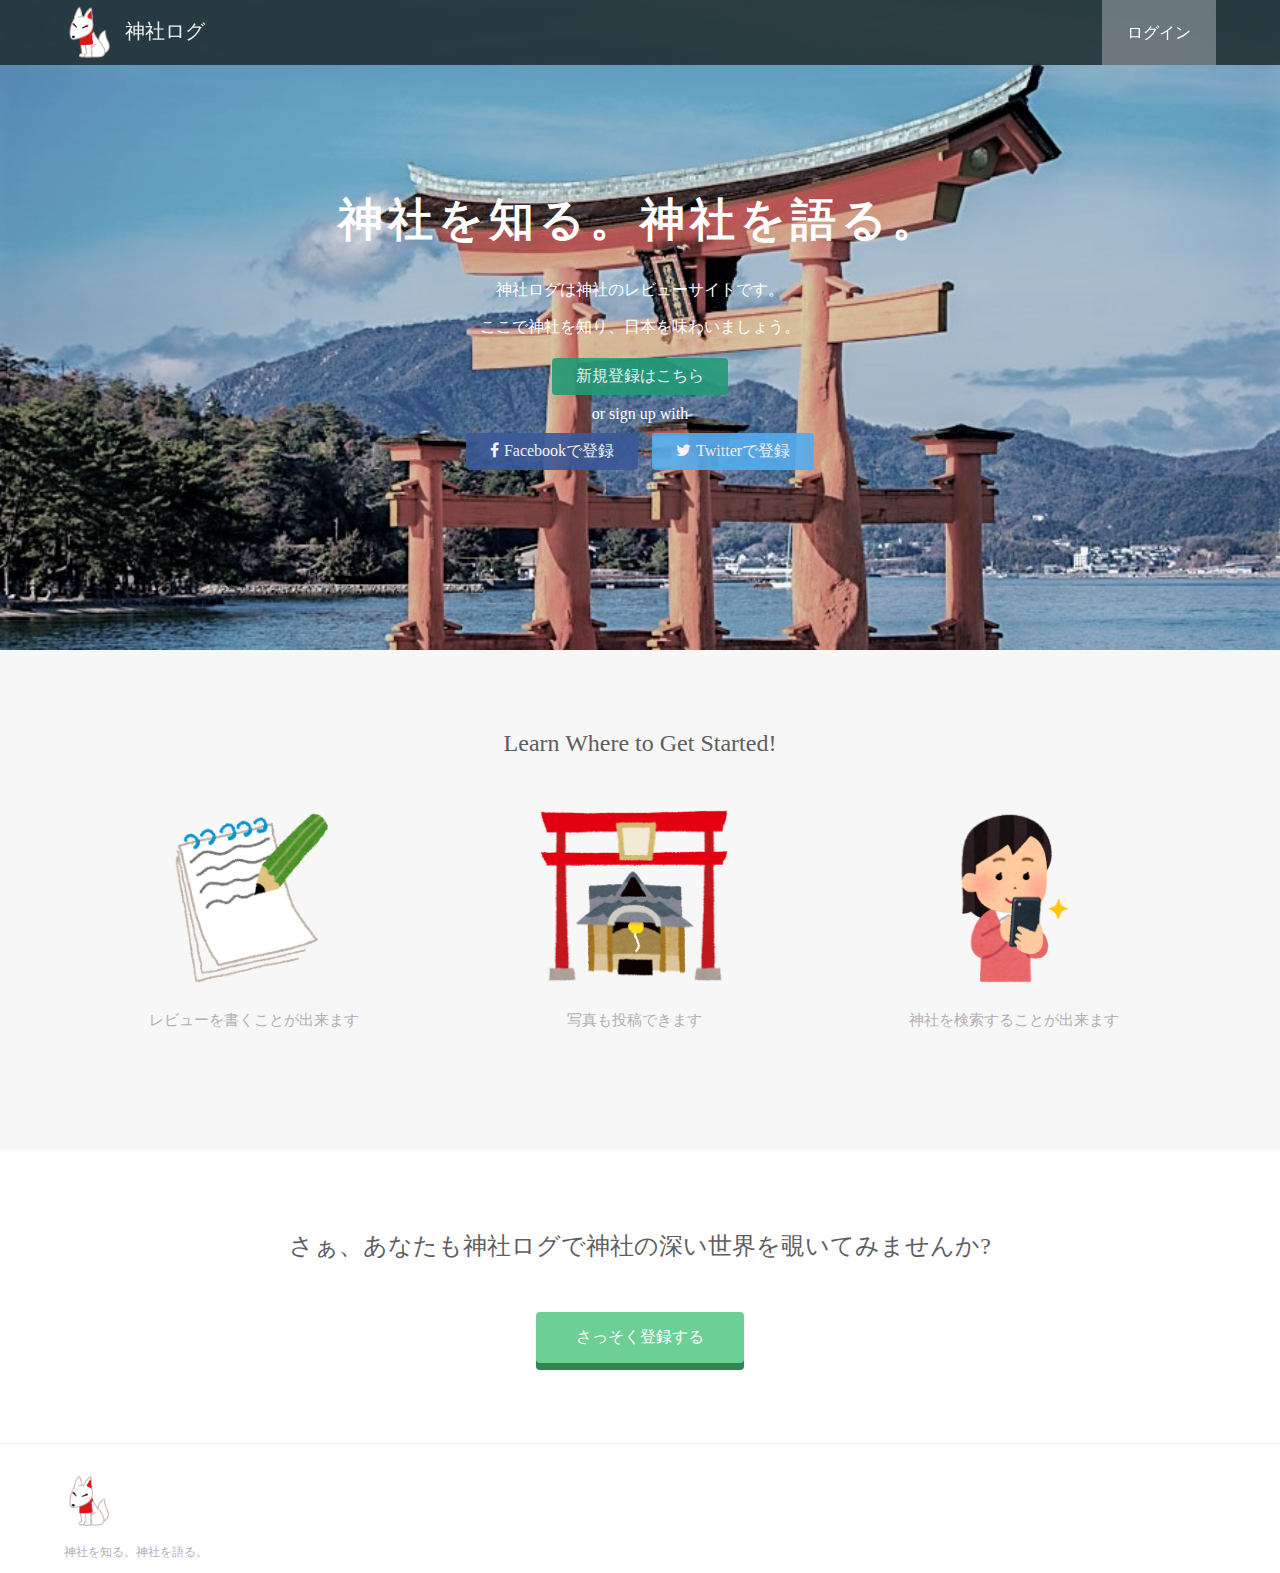
<file: index.html>
<!DOCTYPE html>
<html>

  <head>
    <meta charset="utf-8">
    <title>神社ログ</title>
    <link rel="stylesheet" href="css/stylesheet.css">
    <link rel="stylesheet" href="//maxcdn.bootstrapcdn.com/font-awesome/4.3.0/css/font-awesome.min.css">
  </head>

  <body>

    <header>
      <div class="container">
        <div class="header-left">
          <img class="logo" src="Pictures/logo_inari.png">
          <a>神社ログ</a>
        </div>
        <div class="header-right">
          <a href="#" class="login">ログイン</a>
        </div>
      </div>
    </header>
    
    <div class="top-wrapper">
      <div class="container">
        <h1>神社を知る。神社を語る。</h1>
        <p>神社ログは神社のレビューサイトです。</p>
        <p>ここで神社を知り、日本を味わいましょう。</p>
        <div class="btn-wrapper">
          <a href="#" class="btn signup">新規登録はこちら</a>
          <p>or sign up with</p>
          <a href="#" class="btn facebook"><span class="fa fa-facebook"></span>Facebookで登録</a>
          <a href="#" class="btn twitter"><span class="fa fa-twitter"></span>Twitterで登録</a>
        </div>
      </div>
    </div>

    <div class="lesson-wrapper">
      <div class="container">
        <div class="heading">
          <h2>Learn Where to Get Started!</h2>
        </div>
        <div class="lessons">
            <div class="lesson">
              <div class="lesson-icon">
                <img src="Pictures/pic_memo.png">
              </div>
              <p class="txt-contents">レビューを書くことが出来ます</p>
            </div>
            <div class="lesson">
              <div class="lesson-icon">
                <img src="Pictures/pic_shrine.png">
              </div>
              <p class="txt-contents">写真も投稿できます</p>
            </div>
            <div class="lesson">
              <div class="lesson-icon">
                <img src="Pictures/pic_phone.png">
              </div>
              <p class="txt-contents">神社を検索することが出来ます</p>
            </div>
          </div>
      </div>
    </div>

    <div class="message-wrapper">
      <div class="container">
        <div class="heading">
          <h2>さぁ、あなたも神社ログで神社の深い世界を覗いてみませんか?</h2>
        </div>
        <span class="btn message">さっそく登録する</span>
      </div>
    </div>

    <footer>
      <div class="container">
        <img src="Pictures/logo_inari.png">
        <p>神社を知る。神社を語る。</p>
      </div>
    </footer>

</body>

</html>
</file>
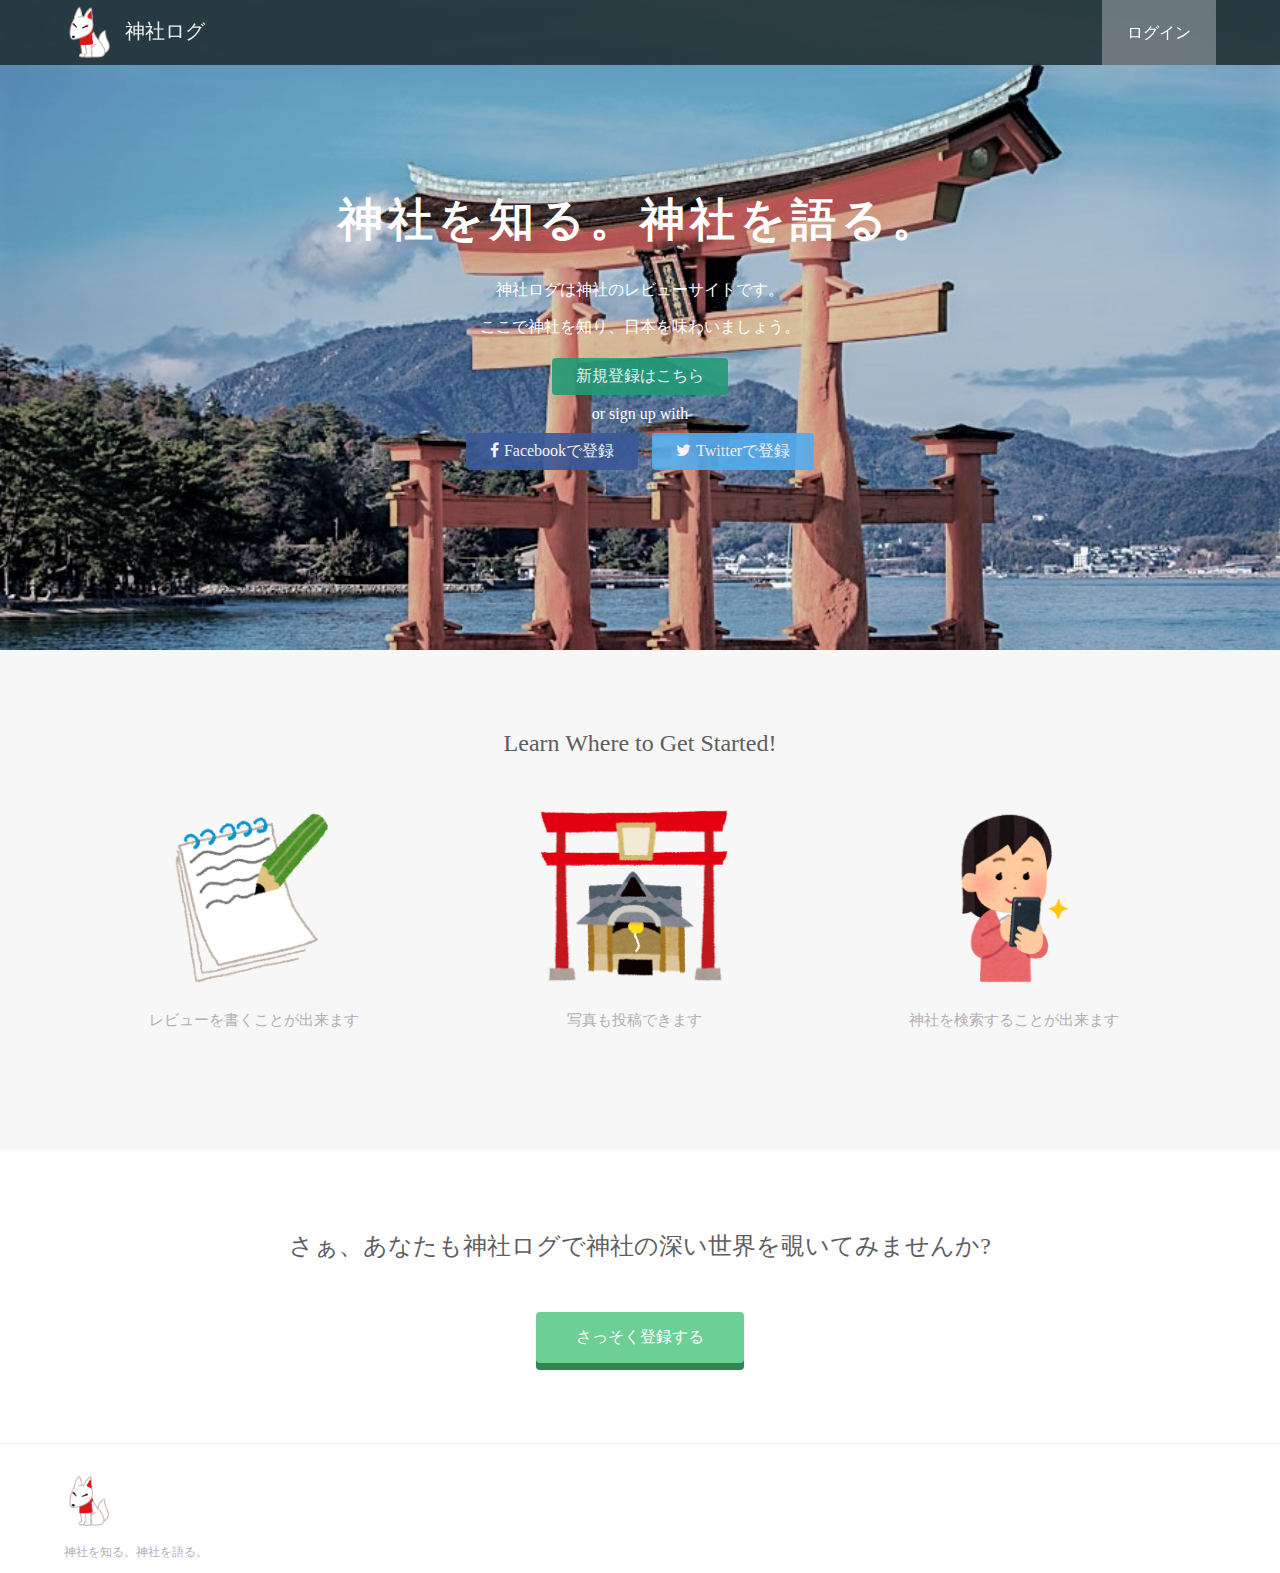
<file: html/shrinelog.html>
<!DOCTYPE html>
<html>

  <head>
    <meta charset="utf-8">
    <title>神社ログ</title>
    <link rel="stylesheet" href="../css/stylesheet.css">
    <link rel="stylesheet" href="//maxcdn.bootstrapcdn.com/font-awesome/4.3.0/css/font-awesome.min.css">
  </head>

  <body>

    <header>
      <div class="container">
        <div class="header-left">
          <img class="logo" src="../Pictures/logo_inari.png">
          <a>神社ログ</a>
        </div>
        <div class="header-right">
          <a href="#" class="login">ログイン</a>
        </div>
      </div>
    </header>
    
    <div class="top-wrapper">
      <div class="container">
        <h1>神社を知る。神社を語る。</h1>
        <p>神社ログは神社のレビューサイトです。</p>
        <p>ここで神社を知り、日本を味わいましょう。</p>
        <div class="btn-wrapper">
          <a href="#" class="btn signup">新規登録はこちら</a>
          <p>or sign up with</p>
          <a href="#" class="btn facebook"><span class="fa fa-facebook"></span>Facebookで登録</a>
          <a href="#" class="btn twitter"><span class="fa fa-twitter"></span>Twitterで登録</a>
        </div>
      </div>
    </div>

    <div class="lesson-wrapper">
      <div class="container">
        <div class="heading">
          <h2>Learn Where to Get Started!</h2>
        </div>
        <div class="lessons">
            <div class="lesson">
              <div class="lesson-icon">
                <img src="../Pictures/pic_memo.png">
              </div>
              <p class="txt-contents">レビューを書くことが出来ます</p>
            </div>
            <div class="lesson">
              <div class="lesson-icon">
                <img src="../Pictures/pic_shrine.png">
              </div>
              <p class="txt-contents">写真も投稿できます</p>
            </div>
            <div class="lesson">
              <div class="lesson-icon">
                <img src="../Pictures/pic_phone.png">
              </div>
              <p class="txt-contents">神社を検索することが出来ます</p>
            </div>
          </div>
      </div>
    </div>

    <div class="message-wrapper">
      <div class="container">
        <div class="heading">
          <h2>さぁ、あなたも神社ログで神社の深い世界を覗いてみませんか?</h2>
        </div>
        <span class="btn message">さっそく登録する</span>
      </div>
    </div>

    <footer>
      <div class="container">
        <img src="../Pictures/logo_inari.png">
        <p>神社を知る。神社を語る。</p>
      </div>
    </footer>

</body>

</html>
</file>
<file: css/stylesheet.css>
body {
  margin: 0;
  font-family: "Hiragino Kaku Gothic ProN";
}

a {
  text-decoration: none;
}

.container {
  width: 90%;
  padding: 0 15px;
  margin: 0 auto;
}

.top-wrapper {
  position: relative;
  padding: 160px 0 160px 0;
  background-image: url(../Pictures/top_pic2.jpg);
  background-size: cover;
  color: white;
  text-align: center;
}

.top-wrapper h1 {
  font-size: 45px;
  letter-spacing: 5px;
}

.btn-wrapper {
  margin: 20px 0;
}

.btn-wrapper p {
  margin: 10px 0;
}

.signup {
  background-color: #239b76;
}

.facebook {
  background-color: #3b5998;
  margin-right: 10px;
}

.twitter {
  background-color: #55acee;
}

.btn {
  padding: 8px 24px;
  color: white;
  display: inline-block;
  opacity: 0.9;
  border-radius: 4px;
}

.btn:hover {
  opacity: 1;
}

.fa {
  margin-right: 5px;
}

header {
  height: 65px;
  width: 100%;
  background-color: rgba(34, 49, 52, 0.9);
  position: fixed;
  top: 0;
  z-index: 10;
}

.logo {
  margin-top: 5px;
  height: 55px;
}

.header-left {
  float: left;
}

.header-left a {
  float: right;
  font-size: 20px;
  color: #eee;
  display: flex;
  margin: 18px 10px;
}

.header-right {
  float: right;
  background-color: rgba(255, 255, 255, 0.3);
  transition: all 0.5s;
}

.header-right:hover {
  background-color: rgba(255, 255, 255, 0.5);
}

.header-right a {
  line-height: 65px;
  padding: 0 25px;
  color: white;
  display: block;
}

.lesson-wrapper {
  height: 500px;
  background-color: #f7f7f7;
  text-align: center;
}

.heading {
  padding-top: 60px;
  padding-bottom: 30px;
  color: #5f5d60;
}

.heading h2 {
  font-weight: normal;
}

.lesson {
  float: left;
  width: 33%;
}

.lesson-icon {
  position: relative;
}

.lesson-icon img {
  height: 180px;
}

.txt-contents {
  width: 80%;
  display: inline-block;
  margin-top: 20px;
  font-size: 15px;
  color: #b3aeb5;
}

.heading h3 {
  font-weight: normal;
}

.message-wrapper {
  border-bottom: 1px solid #eee;
  padding-bottom: 80px;
  text-align: center;
}

.message {
  padding: 15px 40px;
  background-color: #5dca88;
  cursor: pointer;
  box-shadow: 0 7px #1a7940;
}

.message:active {
  position: relative;
  top: 7px;
  box-shadow: none;
}

footer img {
  width: 50px;
}

footer p {
  color: #b3aeb5;
  font-size: 12px;
}

footer {
  padding-top: 30px;
}
</file>
